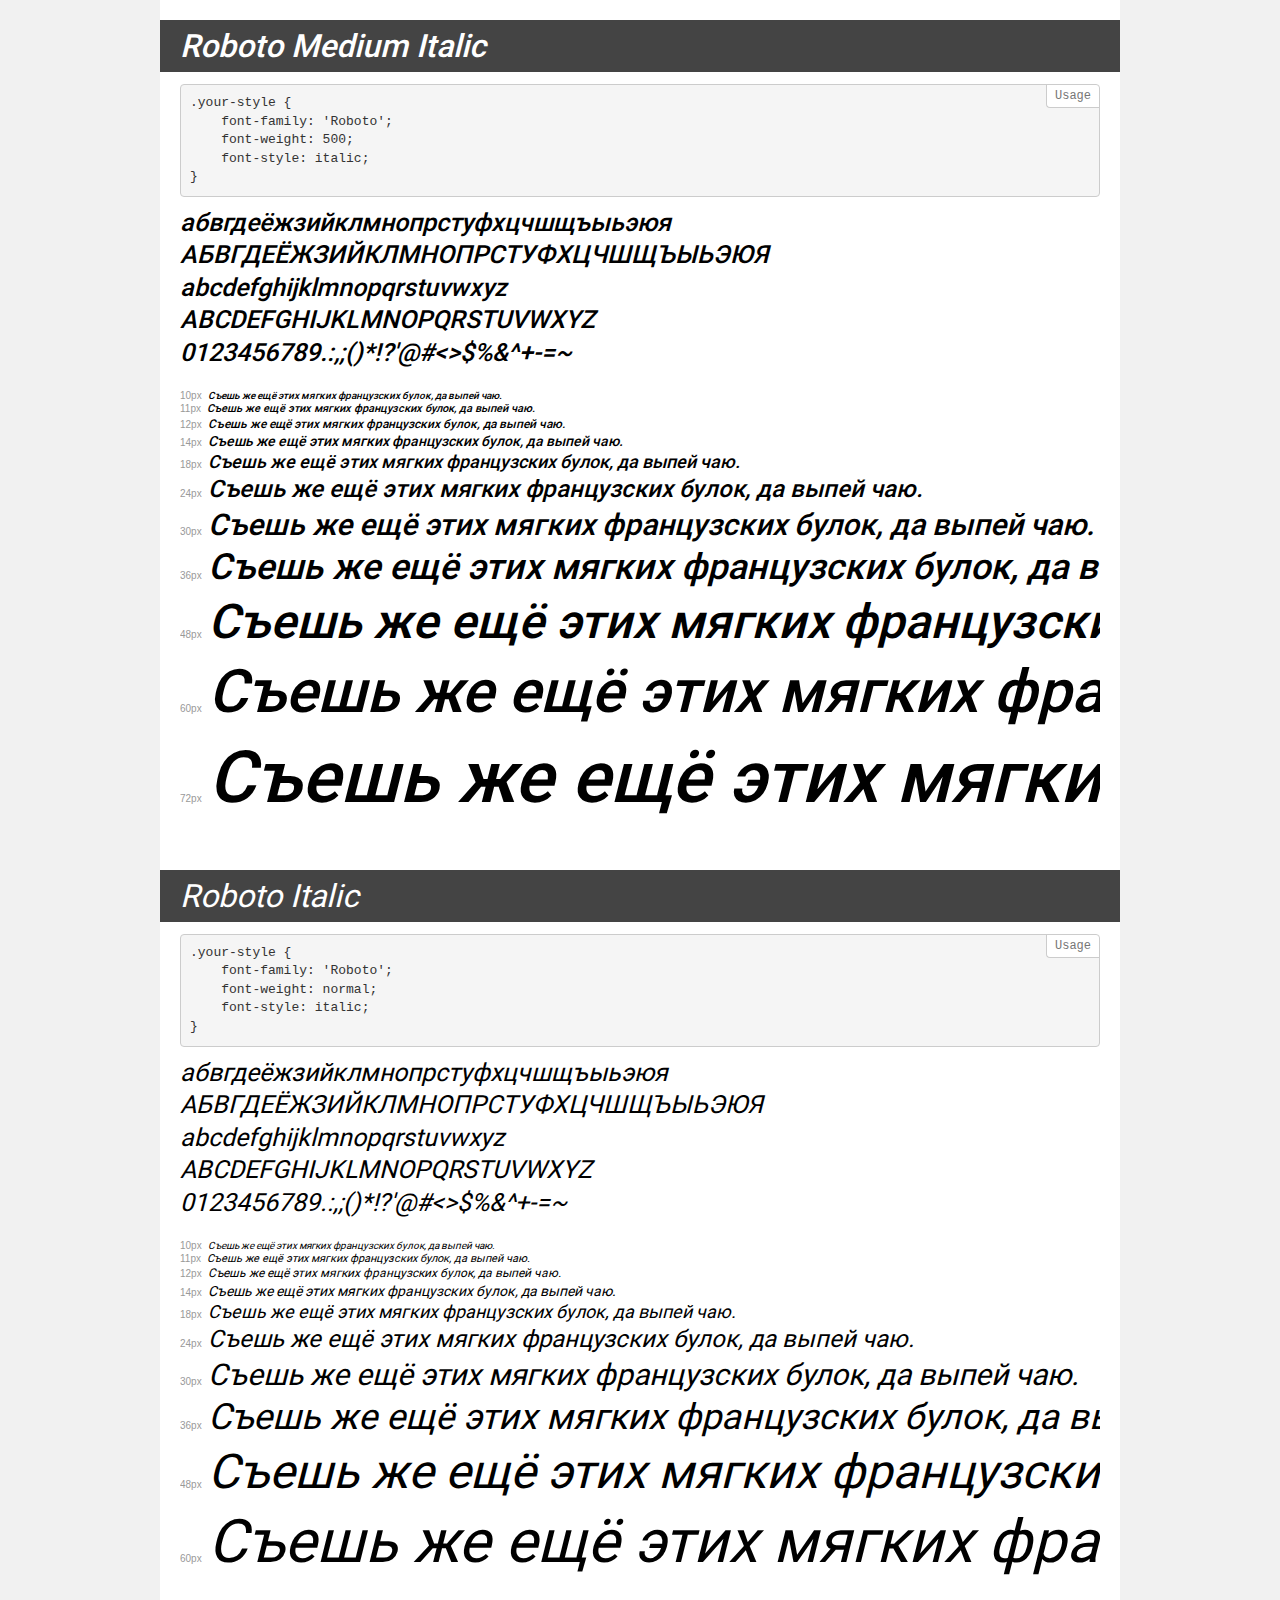
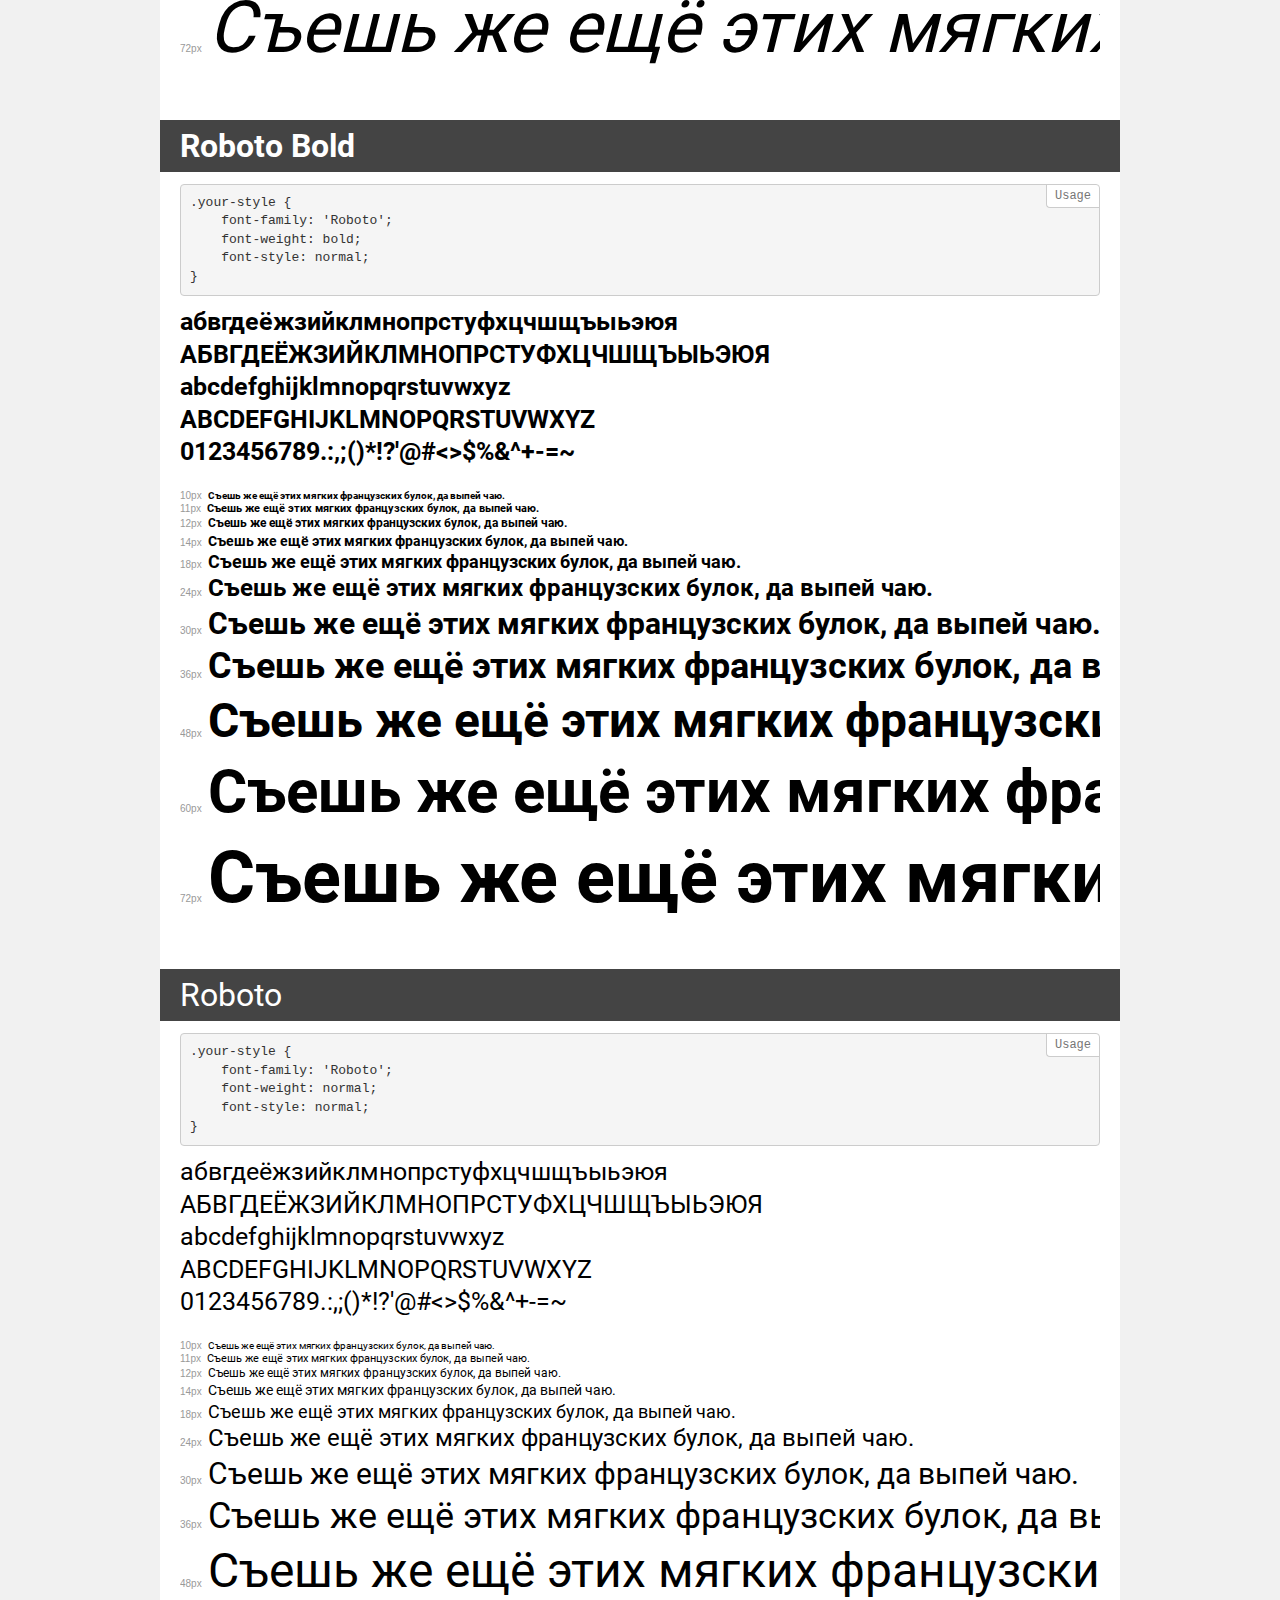
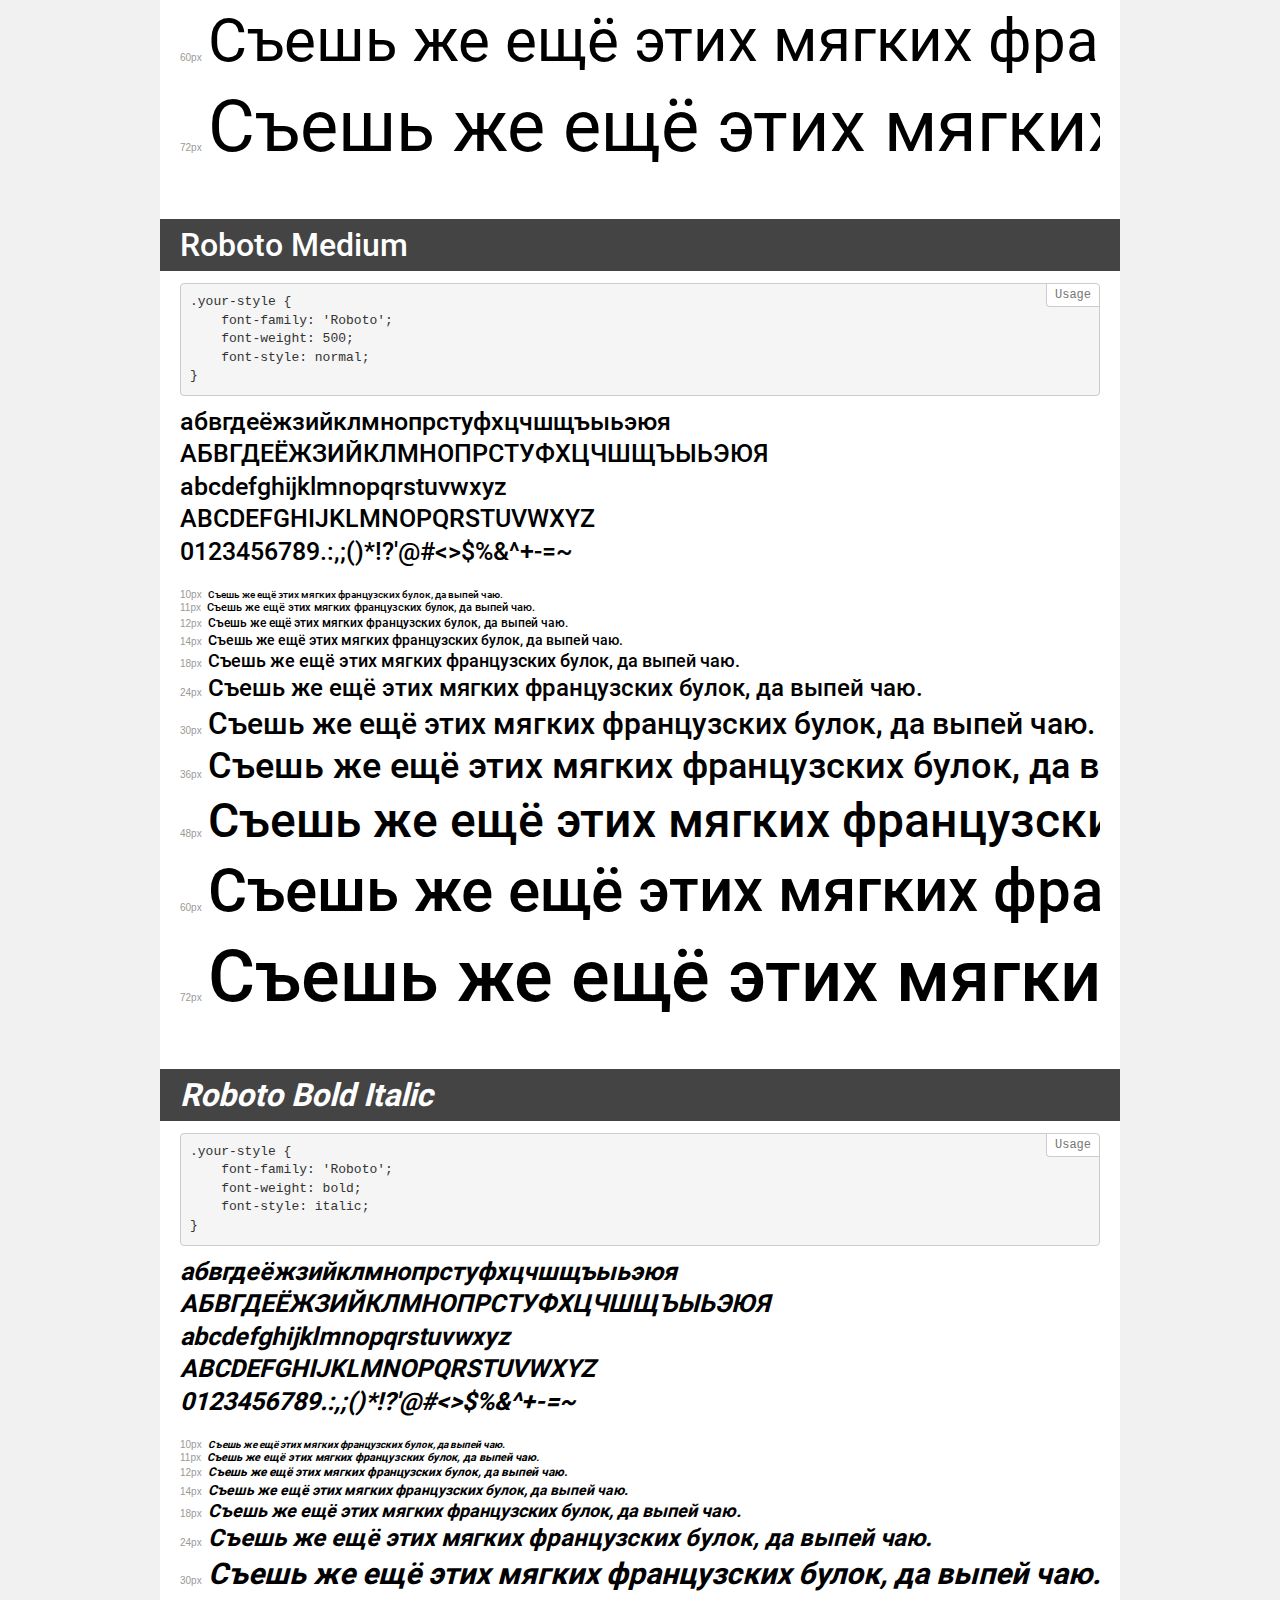
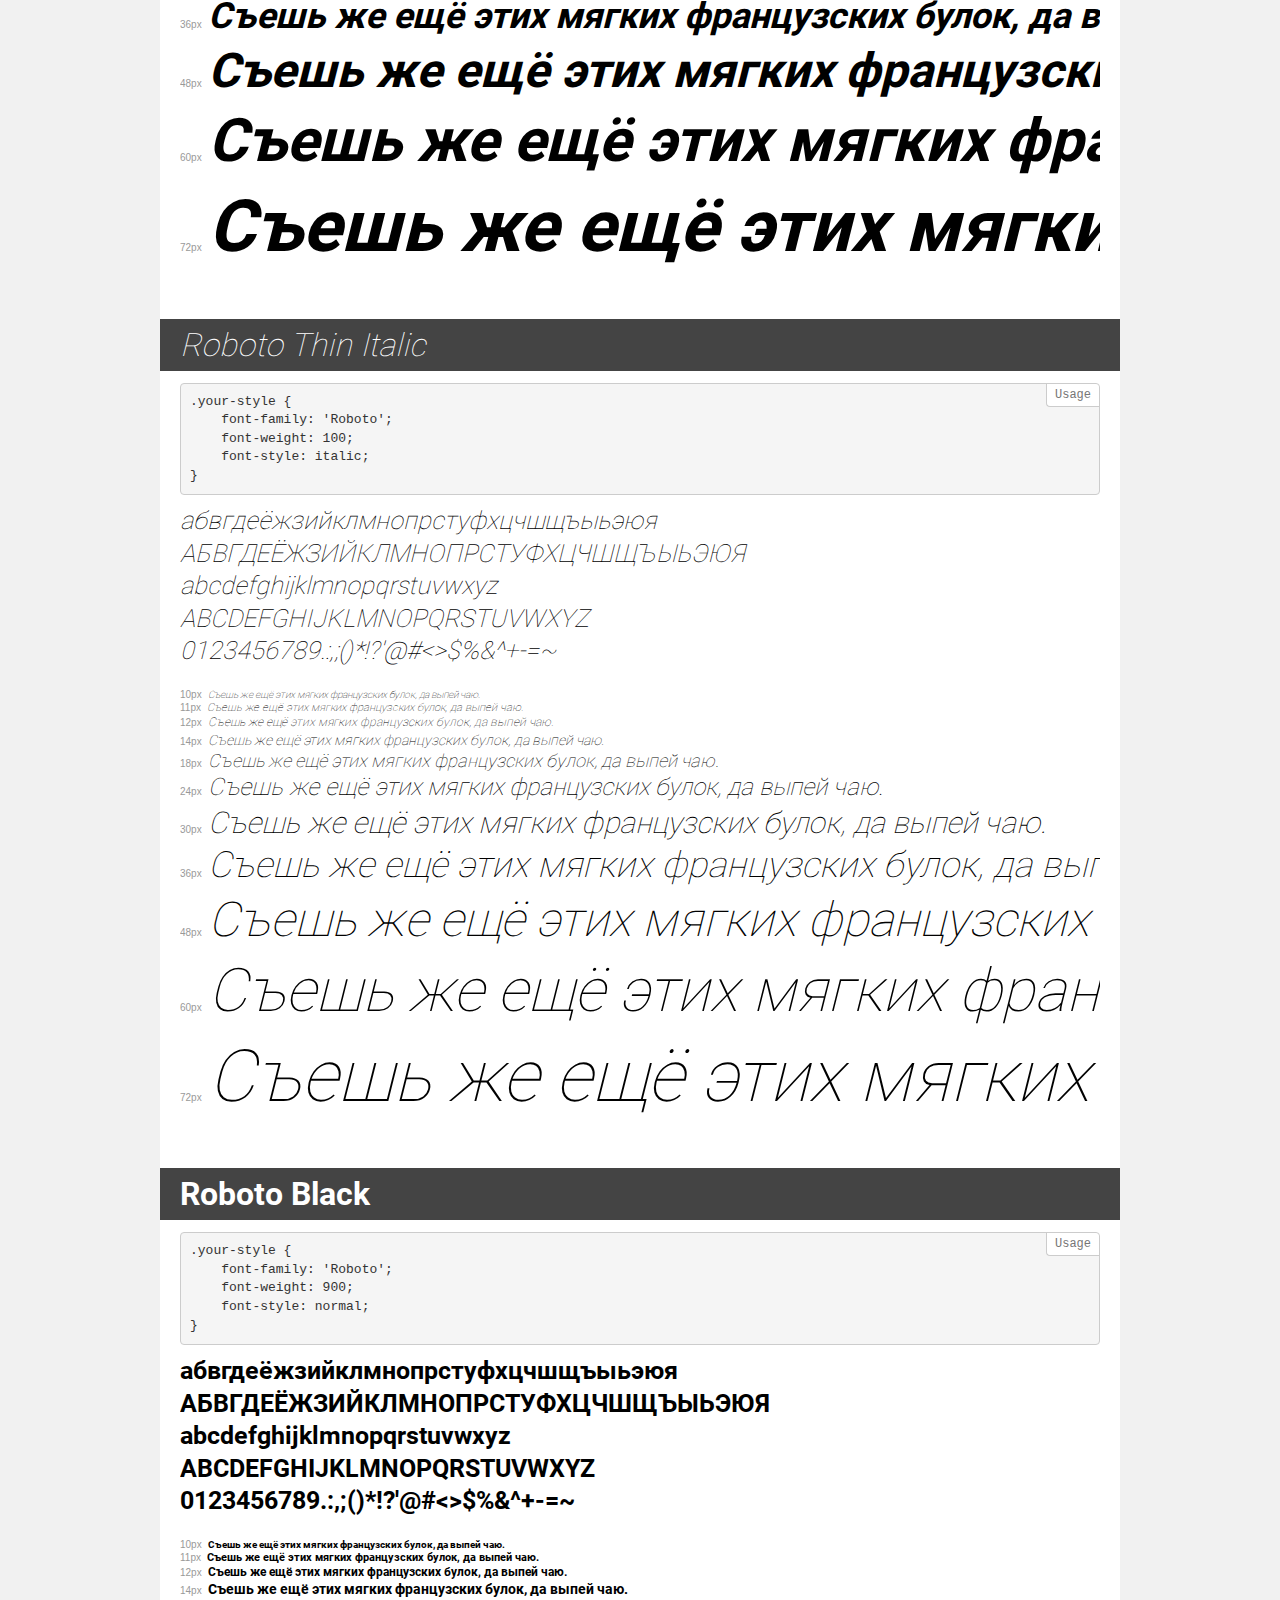
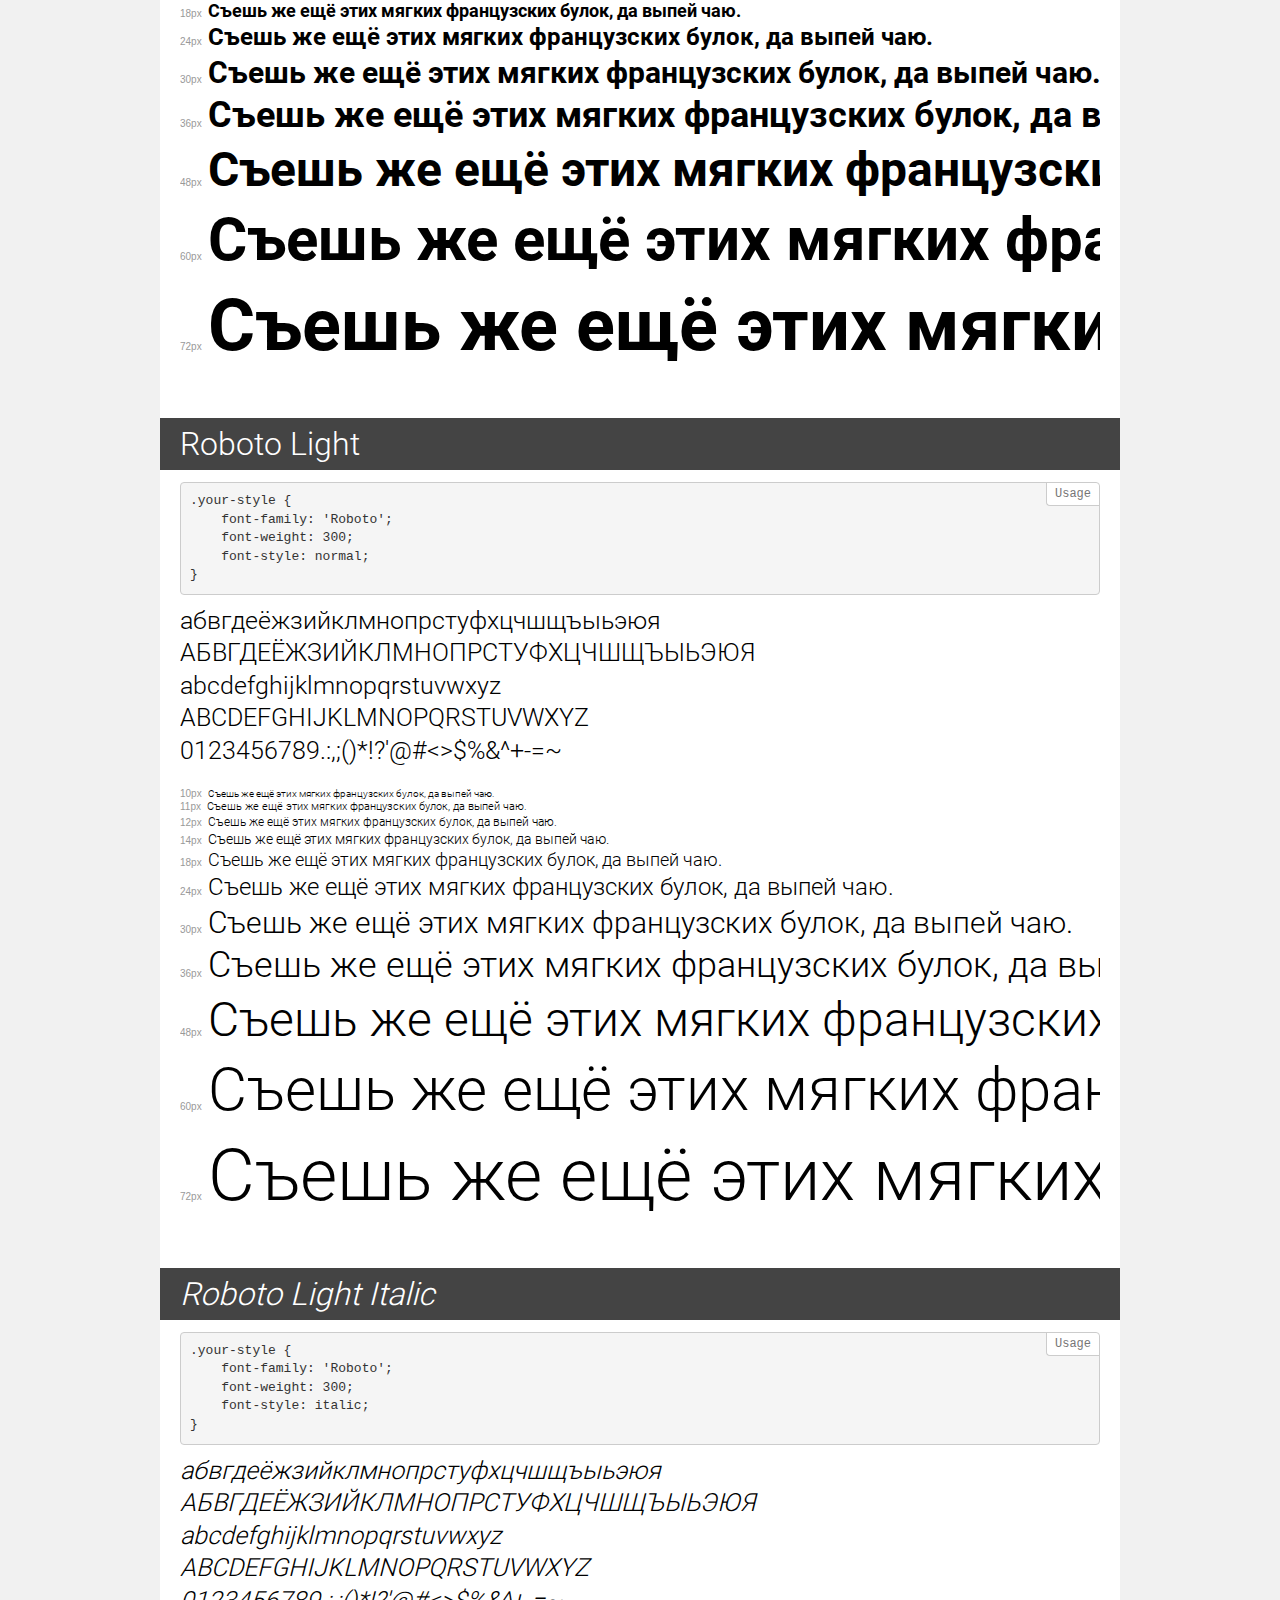
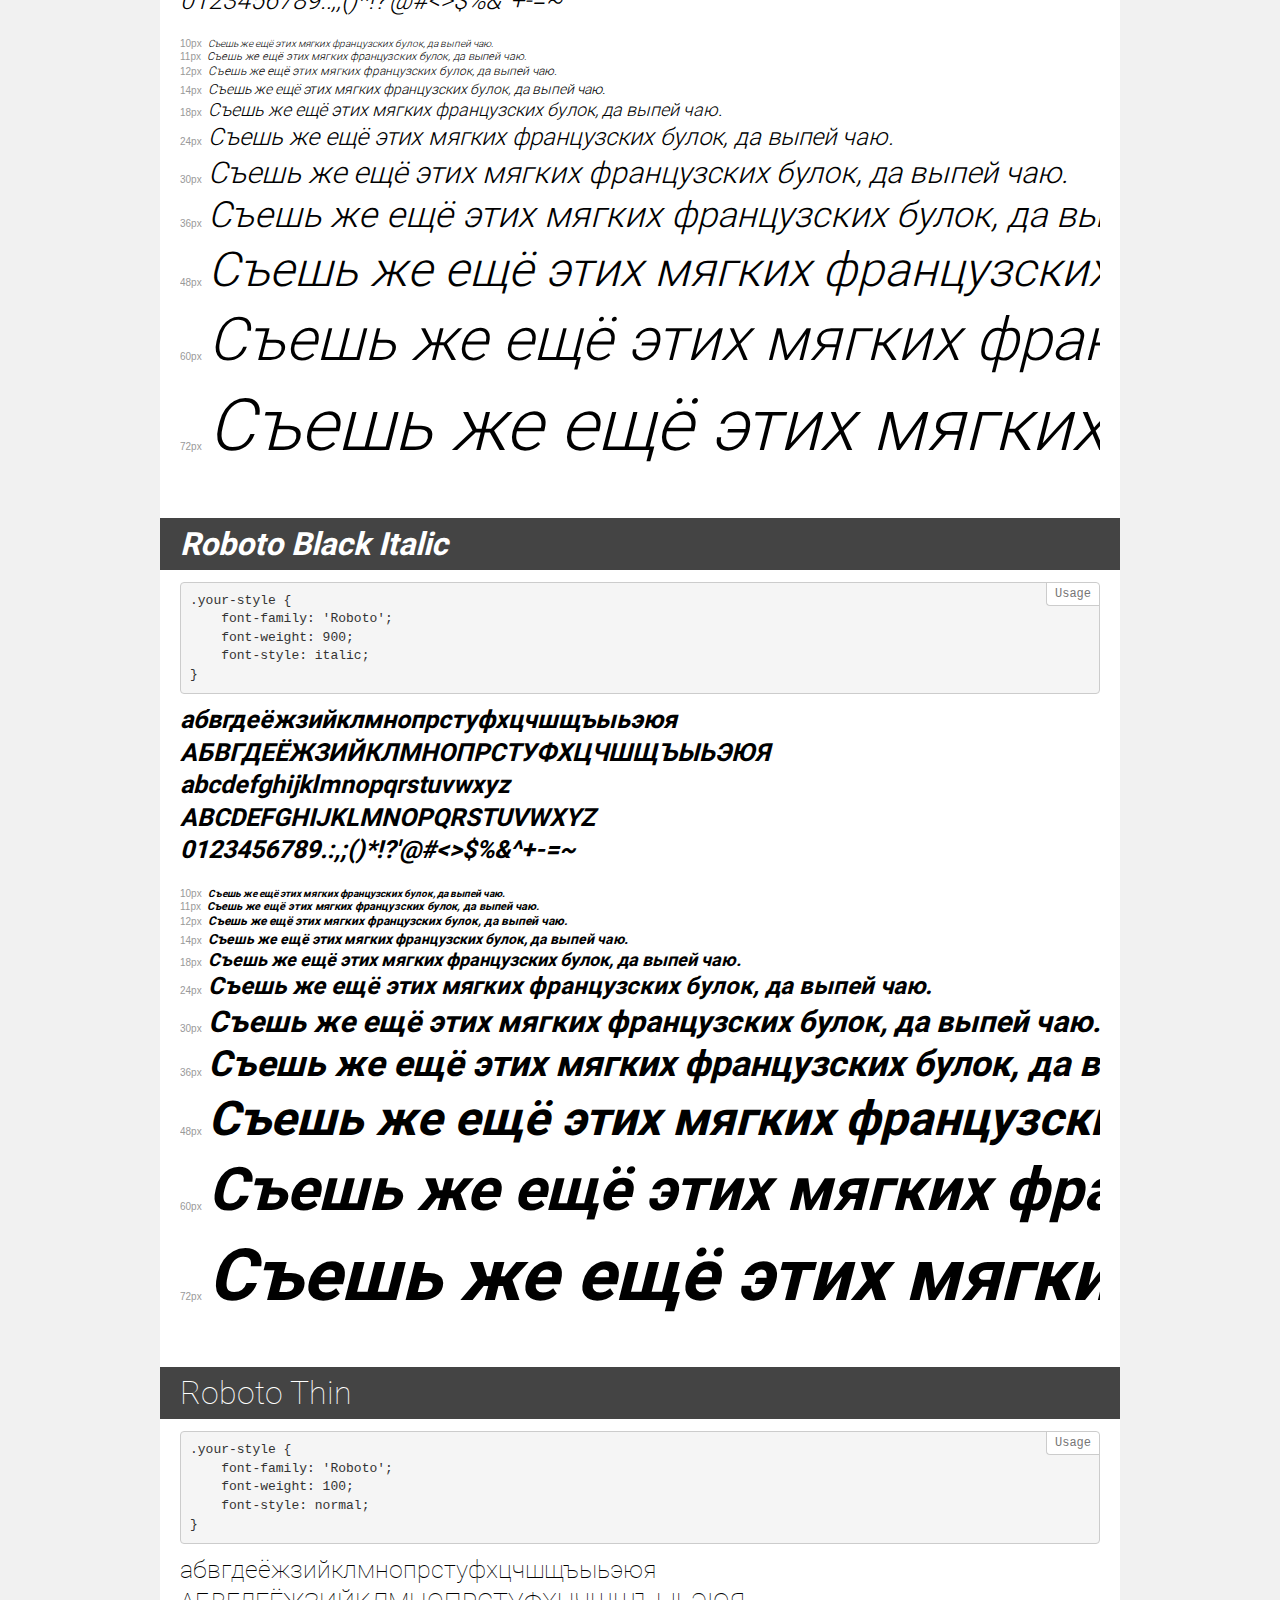
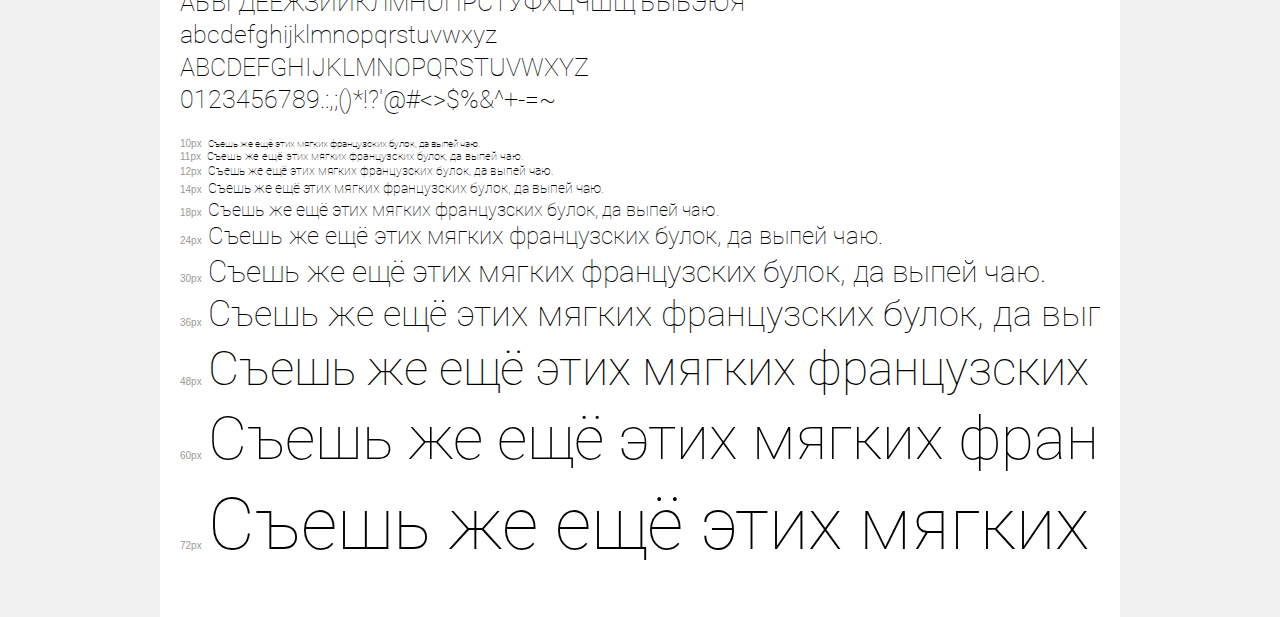
<file: fonts/1.Roboto/demo copy.html>
<!DOCTYPE html>
<html>
<head>
    <meta charset="utf-8">
    <meta http-equiv="X-UA-Compatible" content="IE=edge">
    <meta name="viewport" content="width=device-width, initial-scale=1">
    <meta name="robots" content="noindex, noarchive">
    <title>Transfonter demo</title>
    <link href="stylesheet.css" rel="stylesheet">
    <style>
        /*
        http://meyerweb.com/eric/tools/css/reset/
        v2.0 | 20110126
        License: none (public domain)
        */
        html, body, div, span, applet, object, iframe,
        h1, h2, h3, h4, h5, h6, p, blockquote, pre,
        a, abbr, acronym, address, big, cite, code,
        del, dfn, em, img, ins, kbd, q, s, samp,
        small, strike, strong, sub, sup, tt, var,
        b, u, i, center,
        dl, dt, dd, ol, ul, li,
        fieldset, form, label, legend,
        table, caption, tbody, tfoot, thead, tr, th, td,
        article, aside, canvas, details, embed,
        figure, figcaption, footer, header, hgroup,
        menu, nav, output, ruby, section, summary,
        time, mark, audio, video {
            margin: 0;
            padding: 0;
            border: 0;
            font-size: 100%;
            font: inherit;
            vertical-align: baseline;
        }
        /* HTML5 display-role reset for older browsers */
        article, aside, details, figcaption, figure,
        footer, header, hgroup, menu, nav, section {
            display: block;
        }
        body {
            line-height: 1;
        }
        ol, ul {
            list-style: none;
        }
        blockquote, q {
            quotes: none;
        }
        blockquote:before, blockquote:after,
        q:before, q:after {
            content: '';
            content: none;
        }
        table {
            border-collapse: collapse;
            border-spacing: 0;
        }
        /* common styles */
        body {
            background: #f1f1f1;
            color: #000;
        }
        .page {
            background: #fff;
            width: 920px;
            margin: 0 auto;
            padding: 20px 20px 0 20px;
            overflow: hidden;
        }
        .font-container {
            overflow-x: auto;
            overflow-y: hidden;
            margin-bottom: 40px;
            line-height: 1.3;
            white-space: nowrap;
            padding-bottom: 5px;
        }
        h1 {
            position: relative;
            background: #444;
            font-size: 32px;
            color: #fff;
            padding: 10px 20px;
            margin: 0 -20px 12px -20px;
        }
        .letters {
            font-size: 25px;
            margin-bottom: 20px;
        }
        .s10:before {
            content: '10px';
        }
        .s11:before {
            content: '11px';
        }
        .s12:before {
            content: '12px';
        }
        .s14:before {
            content: '14px';
        }
        .s18:before {
            content: '18px';
        }
        .s24:before {
            content: '24px';
        }
        .s30:before {
            content: '30px';
        }
        .s36:before {
            content: '36px';
        }
        .s48:before {
            content: '48px';
        }
        .s60:before {
            content: '60px';
        }
        .s72:before {
            content: '72px';
        }
        .s10:before, .s11:before, .s12:before, .s14:before,
        .s18:before, .s24:before, .s30:before, .s36:before,
        .s48:before, .s60:before, .s72:before {
            font-family: Arial, sans-serif;
            font-size: 10px;
            font-weight: normal;
            font-style: normal;
            color: #999;
            padding-right: 6px;
        }
        pre {
            display: block;
            position: relative;
            padding: 9px;
            margin: 0 0 10px;
            font-family: Monaco, Menlo, Consolas, "Courier New", monospace !important;
            font-size: 13px;
            line-height: 1.428571429;
            color: #333;
            font-weight: normal !important;
            font-style: normal !important;
            background-color: #f5f5f5;
            border: 1px solid #ccc;
            overflow-x: auto;
            border-radius: 4px;
        }
        pre:after {
            display: block;
            position: absolute;
            right: 0;
            top: 0;
            content: 'Usage';
            line-height: 1;
            padding: 5px 8px;
            font-size: 12px;
            color: #767676;
            background-color: #fff;
            border: 1px solid #ccc;
            border-right: none;
            border-top: none;
            border-radius: 0 4px 0 4px;
            z-index: 10;
        }
        /* responsive */
        @media (max-width: 959px) {
            .page {
                width: auto;
                margin: 0;
            }
        }
    </style>
</head>
<body>
<div class="page">
    <div class="demo" style="font-family: 'Roboto'; font-weight: 500; font-style: italic;">
        <h1>Roboto Medium Italic</h1>
        <pre>.your-style {
    font-family: 'Roboto';
    font-weight: 500;
    font-style: italic;
}</pre>
        <div class="font-container">
            <p class="letters">
                абвгдеёжзийклмнопрстуфхцчшщъыьэюя<br>
АБВГДЕЁЖЗИЙКЛМНОПРСТУФХЦЧШЩЪЫЬЭЮЯ<br>
abcdefghijklmnopqrstuvwxyz<br>
ABCDEFGHIJKLMNOPQRSTUVWXYZ<br>
                0123456789.:,;()*!?'@#<>$%&^+-=~
            </p>
            <p class="s10" style="font-size: 10px;">Съешь же ещё этих мягких французских булок, да выпей чаю.</p>
            <p class="s11" style="font-size: 11px;">Съешь же ещё этих мягких французских булок, да выпей чаю.</p>
            <p class="s12" style="font-size: 12px;">Съешь же ещё этих мягких французских булок, да выпей чаю.</p>
            <p class="s14" style="font-size: 14px;">Съешь же ещё этих мягких французских булок, да выпей чаю.</p>
            <p class="s18" style="font-size: 18px;">Съешь же ещё этих мягких французских булок, да выпей чаю.</p>
            <p class="s24" style="font-size: 24px;">Съешь же ещё этих мягких французских булок, да выпей чаю.</p>
            <p class="s30" style="font-size: 30px;">Съешь же ещё этих мягких французских булок, да выпей чаю.</p>
            <p class="s36" style="font-size: 36px;">Съешь же ещё этих мягких французских булок, да выпей чаю.</p>
            <p class="s48" style="font-size: 48px;">Съешь же ещё этих мягких французских булок, да выпей чаю.</p>
            <p class="s60" style="font-size: 60px;">Съешь же ещё этих мягких французских булок, да выпей чаю.</p>
            <p class="s72" style="font-size: 72px;">Съешь же ещё этих мягких французских булок, да выпей чаю.</p>
        </div>
    </div>
    <div class="demo" style="font-family: 'Roboto'; font-weight: normal; font-style: italic;">
        <h1>Roboto Italic</h1>
        <pre>.your-style {
    font-family: 'Roboto';
    font-weight: normal;
    font-style: italic;
}</pre>
        <div class="font-container">
            <p class="letters">
                абвгдеёжзийклмнопрстуфхцчшщъыьэюя<br>
АБВГДЕЁЖЗИЙКЛМНОПРСТУФХЦЧШЩЪЫЬЭЮЯ<br>
abcdefghijklmnopqrstuvwxyz<br>
ABCDEFGHIJKLMNOPQRSTUVWXYZ<br>
                0123456789.:,;()*!?'@#<>$%&^+-=~
            </p>
            <p class="s10" style="font-size: 10px;">Съешь же ещё этих мягких французских булок, да выпей чаю.</p>
            <p class="s11" style="font-size: 11px;">Съешь же ещё этих мягких французских булок, да выпей чаю.</p>
            <p class="s12" style="font-size: 12px;">Съешь же ещё этих мягких французских булок, да выпей чаю.</p>
            <p class="s14" style="font-size: 14px;">Съешь же ещё этих мягких французских булок, да выпей чаю.</p>
            <p class="s18" style="font-size: 18px;">Съешь же ещё этих мягких французских булок, да выпей чаю.</p>
            <p class="s24" style="font-size: 24px;">Съешь же ещё этих мягких французских булок, да выпей чаю.</p>
            <p class="s30" style="font-size: 30px;">Съешь же ещё этих мягких французских булок, да выпей чаю.</p>
            <p class="s36" style="font-size: 36px;">Съешь же ещё этих мягких французских булок, да выпей чаю.</p>
            <p class="s48" style="font-size: 48px;">Съешь же ещё этих мягких французских булок, да выпей чаю.</p>
            <p class="s60" style="font-size: 60px;">Съешь же ещё этих мягких французских булок, да выпей чаю.</p>
            <p class="s72" style="font-size: 72px;">Съешь же ещё этих мягких французских булок, да выпей чаю.</p>
        </div>
    </div>
    <div class="demo" style="font-family: 'Roboto'; font-weight: bold; font-style: normal;">
        <h1>Roboto Bold</h1>
        <pre>.your-style {
    font-family: 'Roboto';
    font-weight: bold;
    font-style: normal;
}</pre>
        <div class="font-container">
            <p class="letters">
                абвгдеёжзийклмнопрстуфхцчшщъыьэюя<br>
АБВГДЕЁЖЗИЙКЛМНОПРСТУФХЦЧШЩЪЫЬЭЮЯ<br>
abcdefghijklmnopqrstuvwxyz<br>
ABCDEFGHIJKLMNOPQRSTUVWXYZ<br>
                0123456789.:,;()*!?'@#<>$%&^+-=~
            </p>
            <p class="s10" style="font-size: 10px;">Съешь же ещё этих мягких французских булок, да выпей чаю.</p>
            <p class="s11" style="font-size: 11px;">Съешь же ещё этих мягких французских булок, да выпей чаю.</p>
            <p class="s12" style="font-size: 12px;">Съешь же ещё этих мягких французских булок, да выпей чаю.</p>
            <p class="s14" style="font-size: 14px;">Съешь же ещё этих мягких французских булок, да выпей чаю.</p>
            <p class="s18" style="font-size: 18px;">Съешь же ещё этих мягких французских булок, да выпей чаю.</p>
            <p class="s24" style="font-size: 24px;">Съешь же ещё этих мягких французских булок, да выпей чаю.</p>
            <p class="s30" style="font-size: 30px;">Съешь же ещё этих мягких французских булок, да выпей чаю.</p>
            <p class="s36" style="font-size: 36px;">Съешь же ещё этих мягких французских булок, да выпей чаю.</p>
            <p class="s48" style="font-size: 48px;">Съешь же ещё этих мягких французских булок, да выпей чаю.</p>
            <p class="s60" style="font-size: 60px;">Съешь же ещё этих мягких французских булок, да выпей чаю.</p>
            <p class="s72" style="font-size: 72px;">Съешь же ещё этих мягких французских булок, да выпей чаю.</p>
        </div>
    </div>
    <div class="demo" style="font-family: 'Roboto'; font-weight: normal; font-style: normal;">
        <h1>Roboto</h1>
        <pre>.your-style {
    font-family: 'Roboto';
    font-weight: normal;
    font-style: normal;
}</pre>
        <div class="font-container">
            <p class="letters">
                абвгдеёжзийклмнопрстуфхцчшщъыьэюя<br>
АБВГДЕЁЖЗИЙКЛМНОПРСТУФХЦЧШЩЪЫЬЭЮЯ<br>
abcdefghijklmnopqrstuvwxyz<br>
ABCDEFGHIJKLMNOPQRSTUVWXYZ<br>
                0123456789.:,;()*!?'@#<>$%&^+-=~
            </p>
            <p class="s10" style="font-size: 10px;">Съешь же ещё этих мягких французских булок, да выпей чаю.</p>
            <p class="s11" style="font-size: 11px;">Съешь же ещё этих мягких французских булок, да выпей чаю.</p>
            <p class="s12" style="font-size: 12px;">Съешь же ещё этих мягких французских булок, да выпей чаю.</p>
            <p class="s14" style="font-size: 14px;">Съешь же ещё этих мягких французских булок, да выпей чаю.</p>
            <p class="s18" style="font-size: 18px;">Съешь же ещё этих мягких французских булок, да выпей чаю.</p>
            <p class="s24" style="font-size: 24px;">Съешь же ещё этих мягких французских булок, да выпей чаю.</p>
            <p class="s30" style="font-size: 30px;">Съешь же ещё этих мягких французских булок, да выпей чаю.</p>
            <p class="s36" style="font-size: 36px;">Съешь же ещё этих мягких французских булок, да выпей чаю.</p>
            <p class="s48" style="font-size: 48px;">Съешь же ещё этих мягких французских булок, да выпей чаю.</p>
            <p class="s60" style="font-size: 60px;">Съешь же ещё этих мягких французских булок, да выпей чаю.</p>
            <p class="s72" style="font-size: 72px;">Съешь же ещё этих мягких французских булок, да выпей чаю.</p>
        </div>
    </div>
    <div class="demo" style="font-family: 'Roboto'; font-weight: 500; font-style: normal;">
        <h1>Roboto Medium</h1>
        <pre>.your-style {
    font-family: 'Roboto';
    font-weight: 500;
    font-style: normal;
}</pre>
        <div class="font-container">
            <p class="letters">
                абвгдеёжзийклмнопрстуфхцчшщъыьэюя<br>
АБВГДЕЁЖЗИЙКЛМНОПРСТУФХЦЧШЩЪЫЬЭЮЯ<br>
abcdefghijklmnopqrstuvwxyz<br>
ABCDEFGHIJKLMNOPQRSTUVWXYZ<br>
                0123456789.:,;()*!?'@#<>$%&^+-=~
            </p>
            <p class="s10" style="font-size: 10px;">Съешь же ещё этих мягких французских булок, да выпей чаю.</p>
            <p class="s11" style="font-size: 11px;">Съешь же ещё этих мягких французских булок, да выпей чаю.</p>
            <p class="s12" style="font-size: 12px;">Съешь же ещё этих мягких французских булок, да выпей чаю.</p>
            <p class="s14" style="font-size: 14px;">Съешь же ещё этих мягких французских булок, да выпей чаю.</p>
            <p class="s18" style="font-size: 18px;">Съешь же ещё этих мягких французских булок, да выпей чаю.</p>
            <p class="s24" style="font-size: 24px;">Съешь же ещё этих мягких французских булок, да выпей чаю.</p>
            <p class="s30" style="font-size: 30px;">Съешь же ещё этих мягких французских булок, да выпей чаю.</p>
            <p class="s36" style="font-size: 36px;">Съешь же ещё этих мягких французских булок, да выпей чаю.</p>
            <p class="s48" style="font-size: 48px;">Съешь же ещё этих мягких французских булок, да выпей чаю.</p>
            <p class="s60" style="font-size: 60px;">Съешь же ещё этих мягких французских булок, да выпей чаю.</p>
            <p class="s72" style="font-size: 72px;">Съешь же ещё этих мягких французских булок, да выпей чаю.</p>
        </div>
    </div>
    <div class="demo" style="font-family: 'Roboto'; font-weight: bold; font-style: italic;">
        <h1>Roboto Bold Italic</h1>
        <pre>.your-style {
    font-family: 'Roboto';
    font-weight: bold;
    font-style: italic;
}</pre>
        <div class="font-container">
            <p class="letters">
                абвгдеёжзийклмнопрстуфхцчшщъыьэюя<br>
АБВГДЕЁЖЗИЙКЛМНОПРСТУФХЦЧШЩЪЫЬЭЮЯ<br>
abcdefghijklmnopqrstuvwxyz<br>
ABCDEFGHIJKLMNOPQRSTUVWXYZ<br>
                0123456789.:,;()*!?'@#<>$%&^+-=~
            </p>
            <p class="s10" style="font-size: 10px;">Съешь же ещё этих мягких французских булок, да выпей чаю.</p>
            <p class="s11" style="font-size: 11px;">Съешь же ещё этих мягких французских булок, да выпей чаю.</p>
            <p class="s12" style="font-size: 12px;">Съешь же ещё этих мягких французских булок, да выпей чаю.</p>
            <p class="s14" style="font-size: 14px;">Съешь же ещё этих мягких французских булок, да выпей чаю.</p>
            <p class="s18" style="font-size: 18px;">Съешь же ещё этих мягких французских булок, да выпей чаю.</p>
            <p class="s24" style="font-size: 24px;">Съешь же ещё этих мягких французских булок, да выпей чаю.</p>
            <p class="s30" style="font-size: 30px;">Съешь же ещё этих мягких французских булок, да выпей чаю.</p>
            <p class="s36" style="font-size: 36px;">Съешь же ещё этих мягких французских булок, да выпей чаю.</p>
            <p class="s48" style="font-size: 48px;">Съешь же ещё этих мягких французских булок, да выпей чаю.</p>
            <p class="s60" style="font-size: 60px;">Съешь же ещё этих мягких французских булок, да выпей чаю.</p>
            <p class="s72" style="font-size: 72px;">Съешь же ещё этих мягких французских булок, да выпей чаю.</p>
        </div>
    </div>
    <div class="demo" style="font-family: 'Roboto'; font-weight: 100; font-style: italic;">
        <h1>Roboto Thin Italic</h1>
        <pre>.your-style {
    font-family: 'Roboto';
    font-weight: 100;
    font-style: italic;
}</pre>
        <div class="font-container">
            <p class="letters">
                абвгдеёжзийклмнопрстуфхцчшщъыьэюя<br>
АБВГДЕЁЖЗИЙКЛМНОПРСТУФХЦЧШЩЪЫЬЭЮЯ<br>
abcdefghijklmnopqrstuvwxyz<br>
ABCDEFGHIJKLMNOPQRSTUVWXYZ<br>
                0123456789.:,;()*!?'@#<>$%&^+-=~
            </p>
            <p class="s10" style="font-size: 10px;">Съешь же ещё этих мягких французских булок, да выпей чаю.</p>
            <p class="s11" style="font-size: 11px;">Съешь же ещё этих мягких французских булок, да выпей чаю.</p>
            <p class="s12" style="font-size: 12px;">Съешь же ещё этих мягких французских булок, да выпей чаю.</p>
            <p class="s14" style="font-size: 14px;">Съешь же ещё этих мягких французских булок, да выпей чаю.</p>
            <p class="s18" style="font-size: 18px;">Съешь же ещё этих мягких французских булок, да выпей чаю.</p>
            <p class="s24" style="font-size: 24px;">Съешь же ещё этих мягких французских булок, да выпей чаю.</p>
            <p class="s30" style="font-size: 30px;">Съешь же ещё этих мягких французских булок, да выпей чаю.</p>
            <p class="s36" style="font-size: 36px;">Съешь же ещё этих мягких французских булок, да выпей чаю.</p>
            <p class="s48" style="font-size: 48px;">Съешь же ещё этих мягких французских булок, да выпей чаю.</p>
            <p class="s60" style="font-size: 60px;">Съешь же ещё этих мягких французских булок, да выпей чаю.</p>
            <p class="s72" style="font-size: 72px;">Съешь же ещё этих мягких французских булок, да выпей чаю.</p>
        </div>
    </div>
    <div class="demo" style="font-family: 'Roboto'; font-weight: 900; font-style: normal;">
        <h1>Roboto Black</h1>
        <pre>.your-style {
    font-family: 'Roboto';
    font-weight: 900;
    font-style: normal;
}</pre>
        <div class="font-container">
            <p class="letters">
                абвгдеёжзийклмнопрстуфхцчшщъыьэюя<br>
АБВГДЕЁЖЗИЙКЛМНОПРСТУФХЦЧШЩЪЫЬЭЮЯ<br>
abcdefghijklmnopqrstuvwxyz<br>
ABCDEFGHIJKLMNOPQRSTUVWXYZ<br>
                0123456789.:,;()*!?'@#<>$%&^+-=~
            </p>
            <p class="s10" style="font-size: 10px;">Съешь же ещё этих мягких французских булок, да выпей чаю.</p>
            <p class="s11" style="font-size: 11px;">Съешь же ещё этих мягких французских булок, да выпей чаю.</p>
            <p class="s12" style="font-size: 12px;">Съешь же ещё этих мягких французских булок, да выпей чаю.</p>
            <p class="s14" style="font-size: 14px;">Съешь же ещё этих мягких французских булок, да выпей чаю.</p>
            <p class="s18" style="font-size: 18px;">Съешь же ещё этих мягких французских булок, да выпей чаю.</p>
            <p class="s24" style="font-size: 24px;">Съешь же ещё этих мягких французских булок, да выпей чаю.</p>
            <p class="s30" style="font-size: 30px;">Съешь же ещё этих мягких французских булок, да выпей чаю.</p>
            <p class="s36" style="font-size: 36px;">Съешь же ещё этих мягких французских булок, да выпей чаю.</p>
            <p class="s48" style="font-size: 48px;">Съешь же ещё этих мягких французских булок, да выпей чаю.</p>
            <p class="s60" style="font-size: 60px;">Съешь же ещё этих мягких французских булок, да выпей чаю.</p>
            <p class="s72" style="font-size: 72px;">Съешь же ещё этих мягких французских булок, да выпей чаю.</p>
        </div>
    </div>
    <div class="demo" style="font-family: 'Roboto'; font-weight: 300; font-style: normal;">
        <h1>Roboto Light</h1>
        <pre>.your-style {
    font-family: 'Roboto';
    font-weight: 300;
    font-style: normal;
}</pre>
        <div class="font-container">
            <p class="letters">
                абвгдеёжзийклмнопрстуфхцчшщъыьэюя<br>
АБВГДЕЁЖЗИЙКЛМНОПРСТУФХЦЧШЩЪЫЬЭЮЯ<br>
abcdefghijklmnopqrstuvwxyz<br>
ABCDEFGHIJKLMNOPQRSTUVWXYZ<br>
                0123456789.:,;()*!?'@#<>$%&^+-=~
            </p>
            <p class="s10" style="font-size: 10px;">Съешь же ещё этих мягких французских булок, да выпей чаю.</p>
            <p class="s11" style="font-size: 11px;">Съешь же ещё этих мягких французских булок, да выпей чаю.</p>
            <p class="s12" style="font-size: 12px;">Съешь же ещё этих мягких французских булок, да выпей чаю.</p>
            <p class="s14" style="font-size: 14px;">Съешь же ещё этих мягких французских булок, да выпей чаю.</p>
            <p class="s18" style="font-size: 18px;">Съешь же ещё этих мягких французских булок, да выпей чаю.</p>
            <p class="s24" style="font-size: 24px;">Съешь же ещё этих мягких французских булок, да выпей чаю.</p>
            <p class="s30" style="font-size: 30px;">Съешь же ещё этих мягких французских булок, да выпей чаю.</p>
            <p class="s36" style="font-size: 36px;">Съешь же ещё этих мягких французских булок, да выпей чаю.</p>
            <p class="s48" style="font-size: 48px;">Съешь же ещё этих мягких французских булок, да выпей чаю.</p>
            <p class="s60" style="font-size: 60px;">Съешь же ещё этих мягких французских булок, да выпей чаю.</p>
            <p class="s72" style="font-size: 72px;">Съешь же ещё этих мягких французских булок, да выпей чаю.</p>
        </div>
    </div>
    <div class="demo" style="font-family: 'Roboto'; font-weight: 300; font-style: italic;">
        <h1>Roboto Light Italic</h1>
        <pre>.your-style {
    font-family: 'Roboto';
    font-weight: 300;
    font-style: italic;
}</pre>
        <div class="font-container">
            <p class="letters">
                абвгдеёжзийклмнопрстуфхцчшщъыьэюя<br>
АБВГДЕЁЖЗИЙКЛМНОПРСТУФХЦЧШЩЪЫЬЭЮЯ<br>
abcdefghijklmnopqrstuvwxyz<br>
ABCDEFGHIJKLMNOPQRSTUVWXYZ<br>
                0123456789.:,;()*!?'@#<>$%&^+-=~
            </p>
            <p class="s10" style="font-size: 10px;">Съешь же ещё этих мягких французских булок, да выпей чаю.</p>
            <p class="s11" style="font-size: 11px;">Съешь же ещё этих мягких французских булок, да выпей чаю.</p>
            <p class="s12" style="font-size: 12px;">Съешь же ещё этих мягких французских булок, да выпей чаю.</p>
            <p class="s14" style="font-size: 14px;">Съешь же ещё этих мягких французских булок, да выпей чаю.</p>
            <p class="s18" style="font-size: 18px;">Съешь же ещё этих мягких французских булок, да выпей чаю.</p>
            <p class="s24" style="font-size: 24px;">Съешь же ещё этих мягких французских булок, да выпей чаю.</p>
            <p class="s30" style="font-size: 30px;">Съешь же ещё этих мягких французских булок, да выпей чаю.</p>
            <p class="s36" style="font-size: 36px;">Съешь же ещё этих мягких французских булок, да выпей чаю.</p>
            <p class="s48" style="font-size: 48px;">Съешь же ещё этих мягких французских булок, да выпей чаю.</p>
            <p class="s60" style="font-size: 60px;">Съешь же ещё этих мягких французских булок, да выпей чаю.</p>
            <p class="s72" style="font-size: 72px;">Съешь же ещё этих мягких французских булок, да выпей чаю.</p>
        </div>
    </div>
    <div class="demo" style="font-family: 'Roboto'; font-weight: 900; font-style: italic;">
        <h1>Roboto Black Italic</h1>
        <pre>.your-style {
    font-family: 'Roboto';
    font-weight: 900;
    font-style: italic;
}</pre>
        <div class="font-container">
            <p class="letters">
                абвгдеёжзийклмнопрстуфхцчшщъыьэюя<br>
АБВГДЕЁЖЗИЙКЛМНОПРСТУФХЦЧШЩЪЫЬЭЮЯ<br>
abcdefghijklmnopqrstuvwxyz<br>
ABCDEFGHIJKLMNOPQRSTUVWXYZ<br>
                0123456789.:,;()*!?'@#<>$%&^+-=~
            </p>
            <p class="s10" style="font-size: 10px;">Съешь же ещё этих мягких французских булок, да выпей чаю.</p>
            <p class="s11" style="font-size: 11px;">Съешь же ещё этих мягких французских булок, да выпей чаю.</p>
            <p class="s12" style="font-size: 12px;">Съешь же ещё этих мягких французских булок, да выпей чаю.</p>
            <p class="s14" style="font-size: 14px;">Съешь же ещё этих мягких французских булок, да выпей чаю.</p>
            <p class="s18" style="font-size: 18px;">Съешь же ещё этих мягких французских булок, да выпей чаю.</p>
            <p class="s24" style="font-size: 24px;">Съешь же ещё этих мягких французских булок, да выпей чаю.</p>
            <p class="s30" style="font-size: 30px;">Съешь же ещё этих мягких французских булок, да выпей чаю.</p>
            <p class="s36" style="font-size: 36px;">Съешь же ещё этих мягких французских булок, да выпей чаю.</p>
            <p class="s48" style="font-size: 48px;">Съешь же ещё этих мягких французских булок, да выпей чаю.</p>
            <p class="s60" style="font-size: 60px;">Съешь же ещё этих мягких французских булок, да выпей чаю.</p>
            <p class="s72" style="font-size: 72px;">Съешь же ещё этих мягких французских булок, да выпей чаю.</p>
        </div>
    </div>
    <div class="demo" style="font-family: 'Roboto'; font-weight: 100; font-style: normal;">
        <h1>Roboto Thin</h1>
        <pre>.your-style {
    font-family: 'Roboto';
    font-weight: 100;
    font-style: normal;
}</pre>
        <div class="font-container">
            <p class="letters">
                абвгдеёжзийклмнопрстуфхцчшщъыьэюя<br>
АБВГДЕЁЖЗИЙКЛМНОПРСТУФХЦЧШЩЪЫЬЭЮЯ<br>
abcdefghijklmnopqrstuvwxyz<br>
ABCDEFGHIJKLMNOPQRSTUVWXYZ<br>
                0123456789.:,;()*!?'@#<>$%&^+-=~
            </p>
            <p class="s10" style="font-size: 10px;">Съешь же ещё этих мягких французских булок, да выпей чаю.</p>
            <p class="s11" style="font-size: 11px;">Съешь же ещё этих мягких французских булок, да выпей чаю.</p>
            <p class="s12" style="font-size: 12px;">Съешь же ещё этих мягких французских булок, да выпей чаю.</p>
            <p class="s14" style="font-size: 14px;">Съешь же ещё этих мягких французских булок, да выпей чаю.</p>
            <p class="s18" style="font-size: 18px;">Съешь же ещё этих мягких французских булок, да выпей чаю.</p>
            <p class="s24" style="font-size: 24px;">Съешь же ещё этих мягких французских булок, да выпей чаю.</p>
            <p class="s30" style="font-size: 30px;">Съешь же ещё этих мягких французских булок, да выпей чаю.</p>
            <p class="s36" style="font-size: 36px;">Съешь же ещё этих мягких французских булок, да выпей чаю.</p>
            <p class="s48" style="font-size: 48px;">Съешь же ещё этих мягких французских булок, да выпей чаю.</p>
            <p class="s60" style="font-size: 60px;">Съешь же ещё этих мягких французских булок, да выпей чаю.</p>
            <p class="s72" style="font-size: 72px;">Съешь же ещё этих мягких французских булок, да выпей чаю.</p>
        </div>
    </div>
</div>
</body>
</html>
</file>
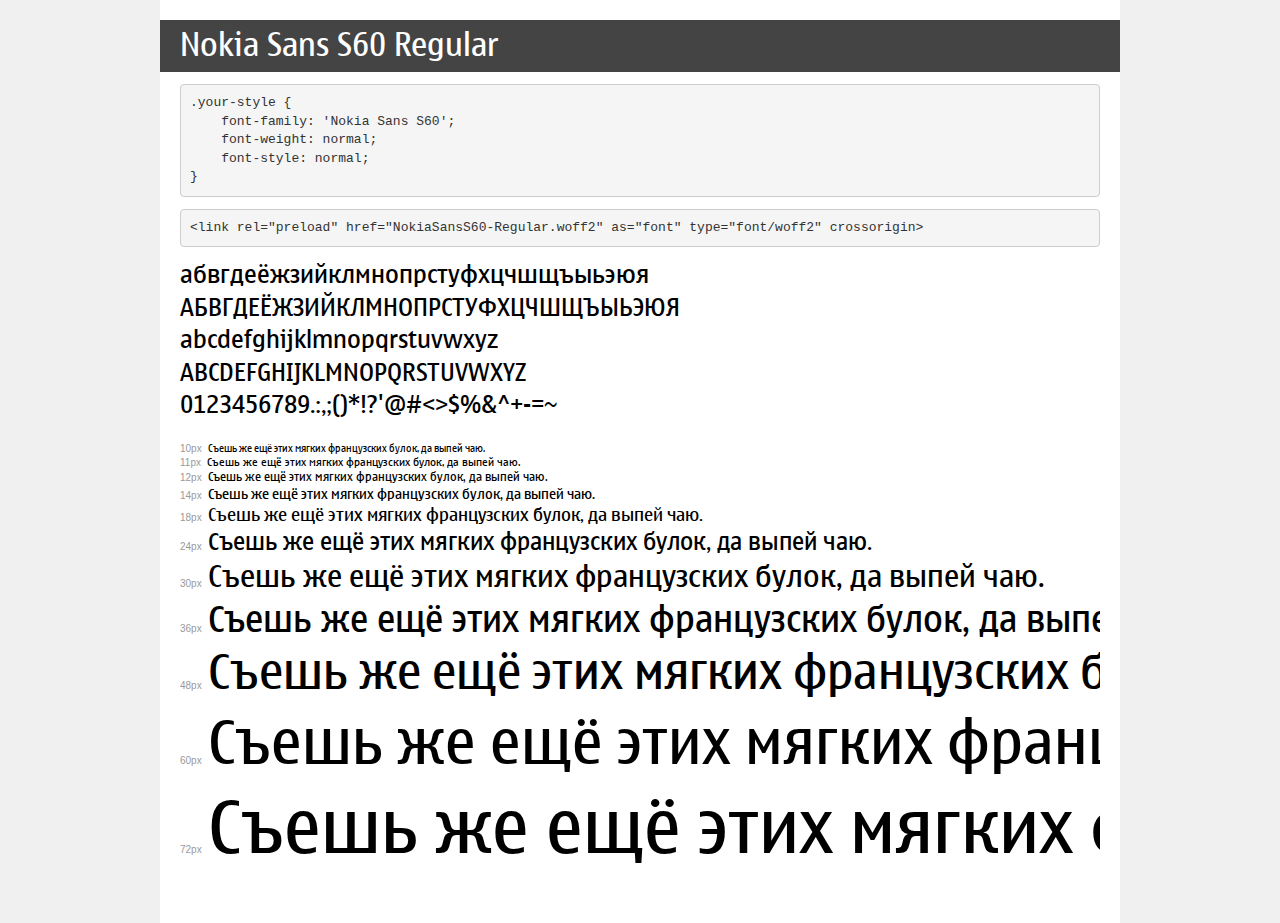
<file: fonts/2.Nokia__sans__s60/demo.html>
<!DOCTYPE html>
<html lang="en">
<head>
    <meta charset="utf-8">
    <meta http-equiv="X-UA-Compatible" content="IE=edge">
    <meta name="viewport" content="width=device-width, initial-scale=1">
    <meta name="robots" content="noindex, noarchive">
    <meta name="format-detection" content="telephone=no">
    <title>Transfonter demo</title>
    <link href="stylesheet.css" rel="stylesheet">
    <style>
        /*
        http://meyerweb.com/eric/tools/css/reset/
        v2.0 | 20110126
        License: none (public domain)
        */
        html, body, div, span, applet, object, iframe,
        h1, h2, h3, h4, h5, h6, p, blockquote, pre,
        a, abbr, acronym, address, big, cite, code,
        del, dfn, em, img, ins, kbd, q, s, samp,
        small, strike, strong, sub, sup, tt, var,
        b, u, i, center,
        dl, dt, dd, ol, ul, li,
        fieldset, form, label, legend,
        table, caption, tbody, tfoot, thead, tr, th, td,
        article, aside, canvas, details, embed,
        figure, figcaption, footer, header, hgroup,
        menu, nav, output, ruby, section, summary,
        time, mark, audio, video {
            margin: 0;
            padding: 0;
            border: 0;
            font-size: 100%;
            font: inherit;
            vertical-align: baseline;
        }
        /* HTML5 display-role reset for older browsers */
        article, aside, details, figcaption, figure,
        footer, header, hgroup, menu, nav, section {
            display: block;
        }
        body {
            line-height: 1;
        }
        ol, ul {
            list-style: none;
        }
        blockquote, q {
            quotes: none;
        }
        blockquote:before, blockquote:after,
        q:before, q:after {
            content: '';
            content: none;
        }
        table {
            border-collapse: collapse;
            border-spacing: 0;
        }
        /* demo styles */
        body {
            background: #f0f0f0;
            color: #000;
        }
        .page {
            background: #fff;
            width: 920px;
            margin: 0 auto;
            padding: 20px 20px 0 20px;
            overflow: hidden;
        }
        .font-container {
            overflow-x: auto;
            overflow-y: hidden;
            margin-bottom: 40px;
            line-height: 1.3;
            white-space: nowrap;
            padding-bottom: 5px;
        }
        h1 {
            position: relative;
            background: #444;
            font-size: 32px;
            color: #fff;
            padding: 10px 20px;
            margin: 0 -20px 12px -20px;
        }
        .letters {
            font-size: 25px;
            margin-bottom: 20px;
        }
        .s10:before {
            content: '10px';
        }
        .s11:before {
            content: '11px';
        }
        .s12:before {
            content: '12px';
        }
        .s14:before {
            content: '14px';
        }
        .s18:before {
            content: '18px';
        }
        .s24:before {
            content: '24px';
        }
        .s30:before {
            content: '30px';
        }
        .s36:before {
            content: '36px';
        }
        .s48:before {
            content: '48px';
        }
        .s60:before {
            content: '60px';
        }
        .s72:before {
            content: '72px';
        }
        .s10:before, .s11:before, .s12:before, .s14:before,
        .s18:before, .s24:before, .s30:before, .s36:before,
        .s48:before, .s60:before, .s72:before {
            font-family: Arial, sans-serif;
            font-size: 10px;
            font-weight: normal;
            font-style: normal;
            color: #999;
            padding-right: 6px;
        }
        pre {
            display: block;
            padding: 9px;
            margin: 0 0 12px;
            font-family: Monaco, Menlo, Consolas, "Courier New", monospace;
            font-size: 13px;
            line-height: 1.428571429;
            color: #333;
            font-weight: normal;
            font-style: normal;
            background-color: #f5f5f5;
            border: 1px solid #ccc;
            overflow-x: auto;
            border-radius: 4px;
        }
        /* responsive */
        @media (max-width: 959px) {
            .page {
                width: auto;
                margin: 0;
            }
        }
    </style>
</head>
<body>
<div class="page">
    <div class="demo">
        <h1 style="font-family: 'Nokia Sans S60'; font-weight: normal; font-style: normal;">Nokia Sans S60 Regular</h1>
        <pre title="Usage">.your-style {
    font-family: 'Nokia Sans S60';
    font-weight: normal;
    font-style: normal;
}</pre>
        <pre title="Preload (optional)">
&lt;link rel=&quot;preload&quot; href=&quot;NokiaSansS60-Regular.woff2&quot; as=&quot;font&quot; type=&quot;font/woff2&quot; crossorigin&gt;</pre>
        <div class="font-container" style="font-family: 'Nokia Sans S60'; font-weight: normal; font-style: normal;">
            <p class="letters">
                абвгдеёжзийклмнопрстуфхцчшщъыьэюя<br>
АБВГДЕЁЖЗИЙКЛМНОПРСТУФХЦЧШЩЪЫЬЭЮЯ<br>
abcdefghijklmnopqrstuvwxyz<br>
ABCDEFGHIJKLMNOPQRSTUVWXYZ<br>
                0123456789.:,;()*!?'@#&lt;&gt;$%&^+-=~
            </p>
            <p class="s10" style="font-size: 10px;">Съешь же ещё этих мягких французских булок, да выпей чаю.</p>
            <p class="s11" style="font-size: 11px;">Съешь же ещё этих мягких французских булок, да выпей чаю.</p>
            <p class="s12" style="font-size: 12px;">Съешь же ещё этих мягких французских булок, да выпей чаю.</p>
            <p class="s14" style="font-size: 14px;">Съешь же ещё этих мягких французских булок, да выпей чаю.</p>
            <p class="s18" style="font-size: 18px;">Съешь же ещё этих мягких французских булок, да выпей чаю.</p>
            <p class="s24" style="font-size: 24px;">Съешь же ещё этих мягких французских булок, да выпей чаю.</p>
            <p class="s30" style="font-size: 30px;">Съешь же ещё этих мягких французских булок, да выпей чаю.</p>
            <p class="s36" style="font-size: 36px;">Съешь же ещё этих мягких французских булок, да выпей чаю.</p>
            <p class="s48" style="font-size: 48px;">Съешь же ещё этих мягких французских булок, да выпей чаю.</p>
            <p class="s60" style="font-size: 60px;">Съешь же ещё этих мягких французских булок, да выпей чаю.</p>
            <p class="s72" style="font-size: 72px;">Съешь же ещё этих мягких французских булок, да выпей чаю.</p>
        </div>
    </div>

</div>
</body>
</html>
</file>
<file: fonts/1.Roboto/stylesheet.css>
/* This stylesheet generated by Transfonter (https://transfonter.org) on February 25, 2018 4:00 PM */

@font-face {
    font-family: 'Roboto';
    src: url('Roboto-Bold.eot');
    src: local('Roboto Bold'), local('Roboto-Bold'),
        url('Roboto-Bold.eot?#iefix') format('embedded-opentype'),
        url('Roboto-Bold.woff') format('woff'),
        url('Roboto-Bold.ttf') format('truetype');
    font-weight: 700;
    font-style: normal;
}

@font-face {
    font-family: 'Roboto';
    src: url('Roboto-Regular.eot');
    src: local('Roboto'), local('Roboto-Regular'),
        url('Roboto-Regular.eot?#iefix') format('embedded-opentype'),
        url('Roboto-Regular.woff') format('woff'),
        url('Roboto-Regular.ttf') format('truetype');
    font-weight: 400;
    font-style: normal;
}

@font-face {
    font-family: 'Roboto';
    src: url('Roboto-Medium.eot');
    src: local('Roboto Medium'), local('Roboto-Medium'),
        url('Roboto-Medium.eot?#iefix') format('embedded-opentype'),
        url('Roboto-Medium.woff') format('woff'),
        url('Roboto-Medium.ttf') format('truetype');
    font-weight: 500;
    font-style: normal;
}


@font-face {
    font-family: 'Roboto';
    src: url('Roboto-Light.eot');
    src: local('Roboto Light'), local('Roboto-Light'),
        url('Roboto-Light.eot?#iefix') format('embedded-opentype'),
        url('Roboto-Light.woff') format('woff'),
        url('Roboto-Light.ttf') format('truetype');
    font-weight: 300;
    font-style: normal;
}


@font-face {
    font-family: 'Roboto';
    src: url('Roboto-Thin.eot');
    src: local('Roboto Thin'), local('Roboto-Thin'),
        url('Roboto-Thin.eot?#iefix') format('embedded-opentype'),
        url('Roboto-Thin.woff') format('woff'),
        url('Roboto-Thin.ttf') format('truetype');
    font-weight: 100;
    font-style: normal;
}
</file>
<file: fonts/2.Nokia__sans__s60/stylesheet.css>
@font-face {
    font-family: 'Nokia Sans S60';
    src: url('NokiaSansS60-Regular.eot');
    src: url('NokiaSansS60-Regular.eot?#iefix') format('embedded-opentype'),
        url('NokiaSansS60-Regular.woff2') format('woff2'),
        url('NokiaSansS60-Regular.woff') format('woff'),
        url('NokiaSansS60-Regular.ttf') format('truetype'),
        url('NokiaSansS60-Regular.svg#NokiaSansS60-Regular') format('svg');
    font-weight: normal;
    font-style: normal;
    font-display: swap;
}
</file>
